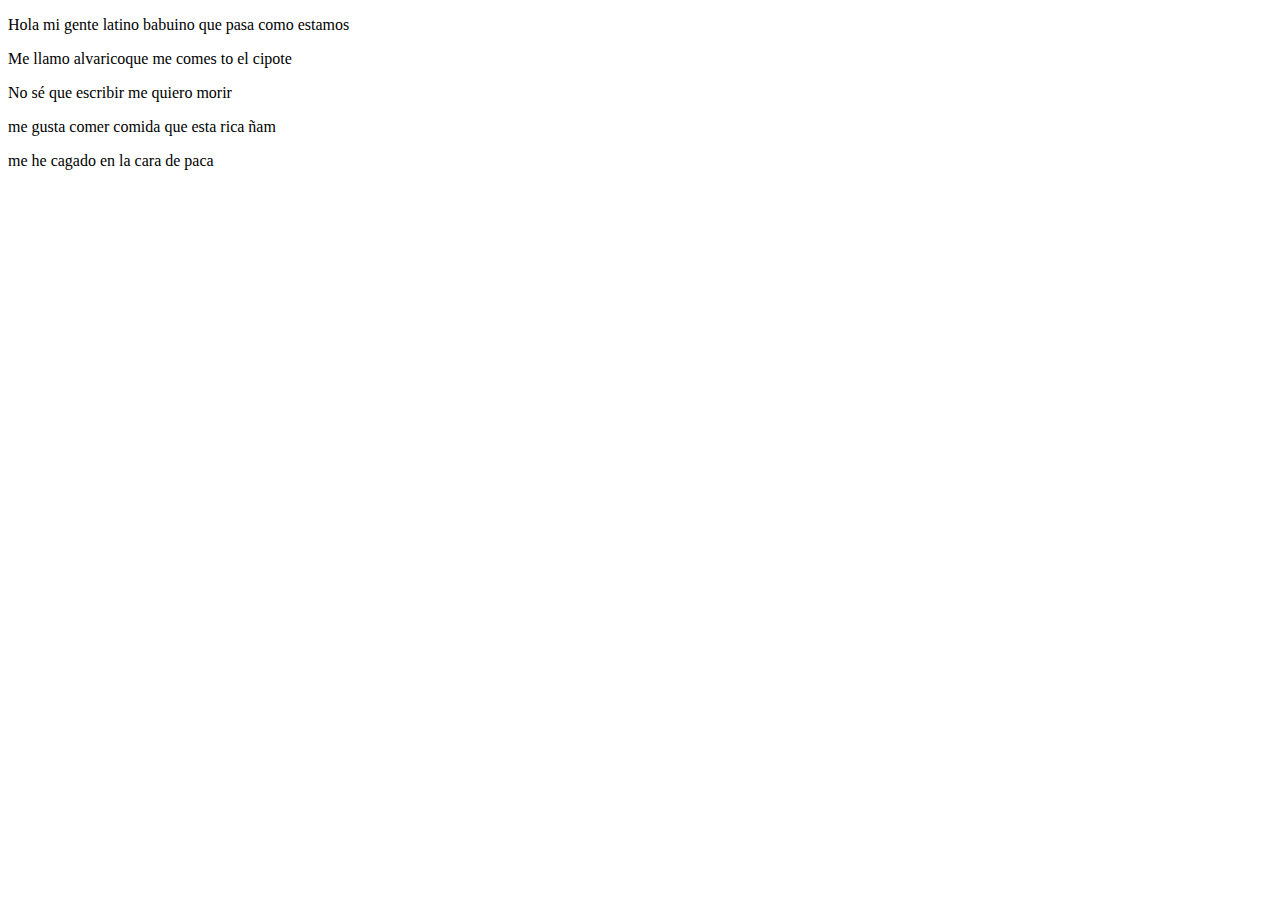
<file: index.html>
<!DOCTYPE html>
<html lang="es">
<head>
    <meta charset="UTF-8">
    <meta name="viewport" content="width=device-width, initial-scale=1.0">
    <title>pestanyas.site</title>
</head>
<body>
<p>Hola mi gente latino babuino que pasa como estamos</p>
<p>Me llamo alvaricoque me comes to el cipote</p>
<p>No sé que escribir me quiero morir</p>
<p>me gusta comer comida que esta rica ñam</p>
<p> me he cagado en la cara de paca</p>
</body>
</html>
</file>
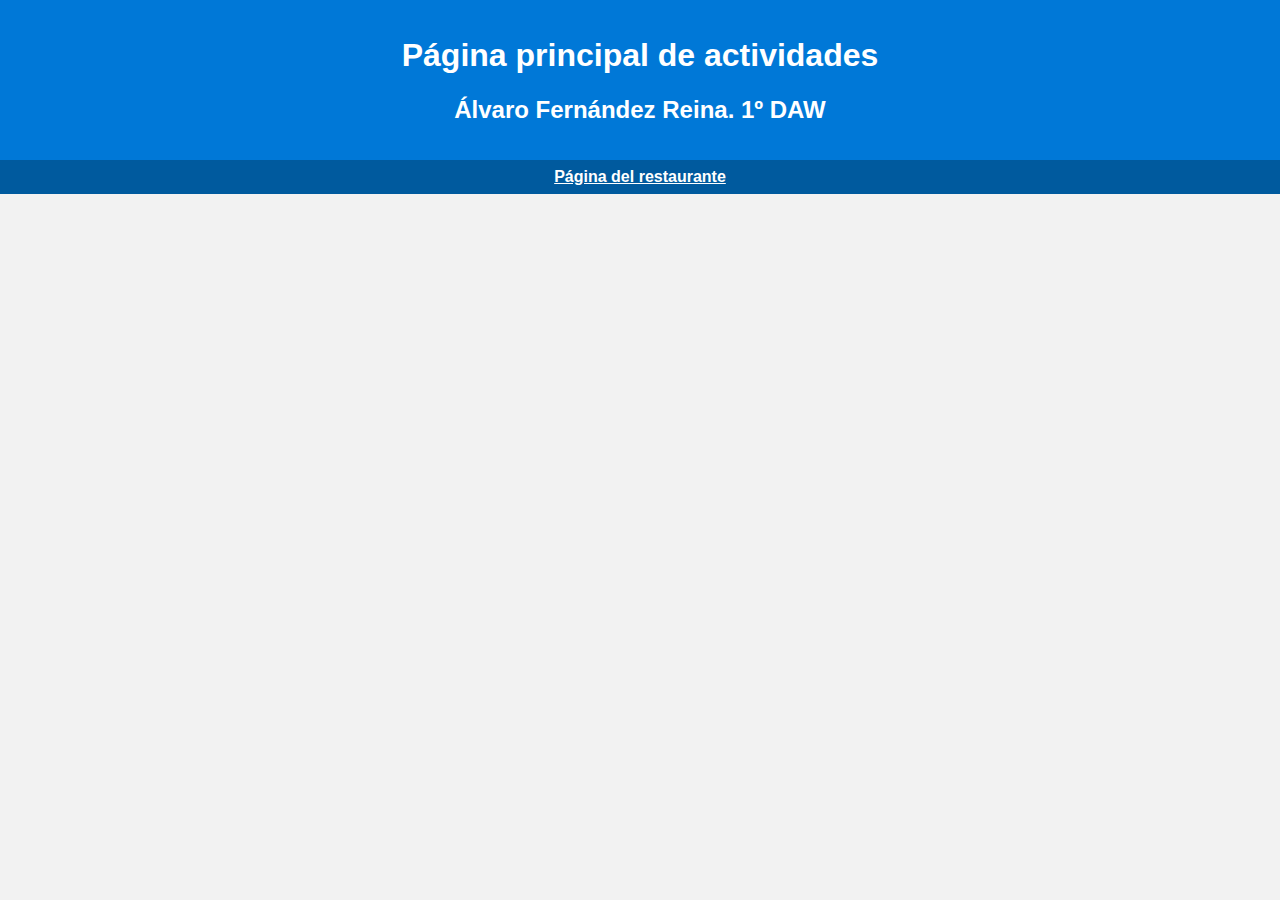
<file: 1DAW_LM_A4_FERNANDEZ_REINA_ALVARO/index.html>
<!DOCTYPE html>
<html lang="es">
<head>
    <meta charset="UTF-8">
    <meta name="viewport" content="width=device-width, initial-scale=1.0">
    <title>Menú principal</title>
    <link rel="stylesheet" type="text/css" href="style.css">
</head>
<body>
    <div class="titulo">
        <h1>Página principal de actividades</h1>
        <h2>Álvaro Fernández Reina. 1º DAW</h2>
    </div>
    <div class="enlaces">
        <a href="./restaurante/index.html">Página del restaurante</a>
    </div>
</body>
</html>
</file>
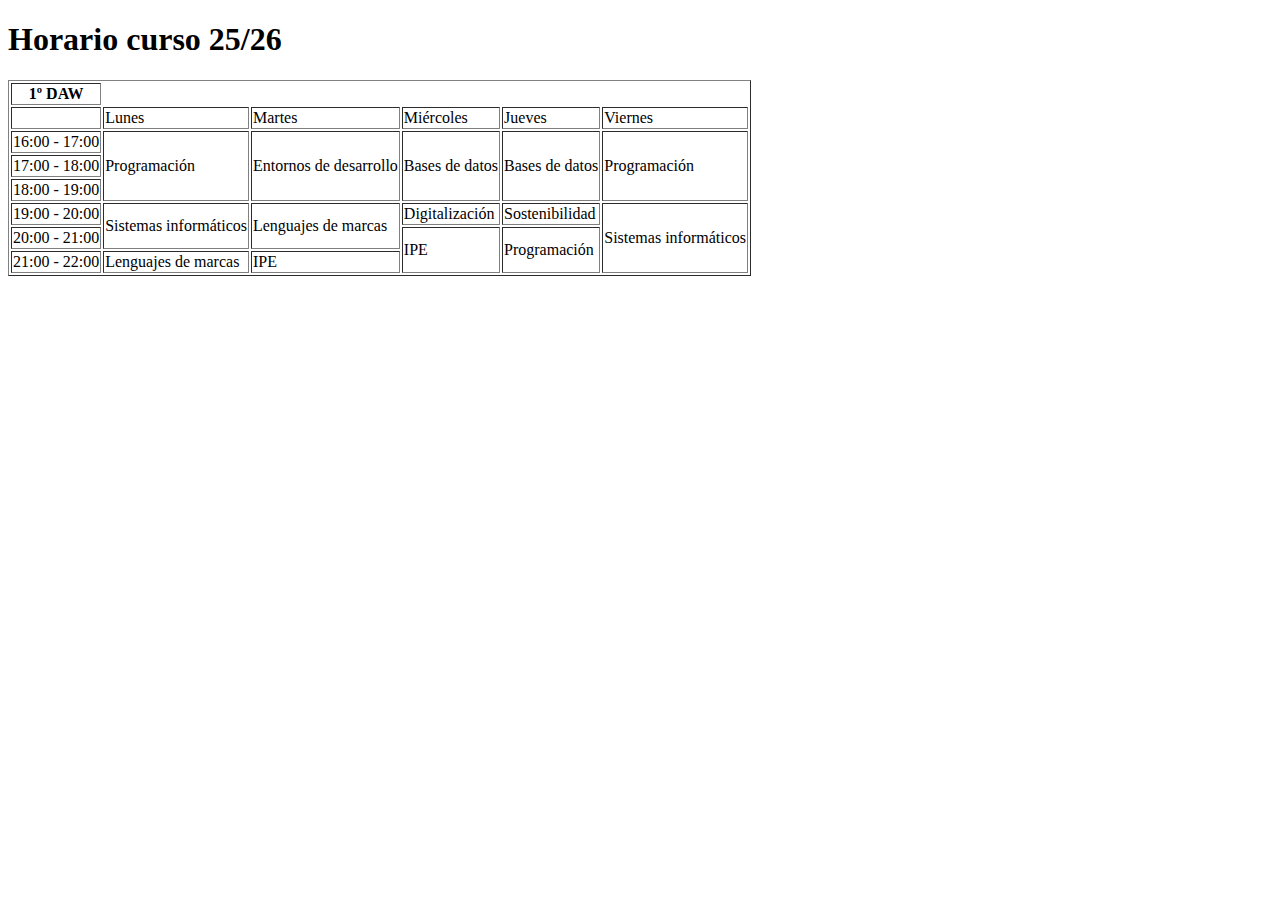
<file: horario/index.html>
<!DOCTYPE html>
<html lang="es">
<head>
    <meta charset="UTF-8">
    <meta name="viewport" content="width=device-width, initial-scale=1.0">
    <title>Horario 1ºDAW</title>
    <link rel="stylesheet" type="text/css" href="style.css">
</head>
<body>
    <h1>Horario curso 25/26</h1>
    <table border="1">
        <th>1º DAW</th>
        <tr>
            <td></td>
            <td>Lunes</td>
            <td>Martes</td>
            <td>Miércoles</td>
            <td>Jueves</td>
            <td>Viernes</td>
        </tr>
        <tr>
            <td>16:00 - 17:00</td>
            <td rowspan="3">Programación</td>
            <td rowspan="3">Entornos de desarrollo</td>
            <td rowspan="3">Bases de datos</td>
            <td rowspan="3">Bases de datos</td>
            <td rowspan="3">Programación</td>
        </tr>
        <tr>
            <td>17:00 - 18:00</td>
        </tr>
        <tr>
            <td>18:00 - 19:00</td>
        </tr>
        <tr>
            <td>19:00 - 20:00</td>
            <td rowspan="2">Sistemas informáticos</td>
            <td rowspan="2">Lenguajes de marcas</td>
            <td>Digitalización</td>
            <td>Sostenibilidad</td>
            <td rowspan="3">Sistemas informáticos</td>
        </tr>
        <tr>
            <td>20:00 - 21:00</td>
            <td rowspan="2">IPE</td>
            <td rowspan="2">Programación</td>
        </tr>
        <tr>
            <td>21:00 - 22:00</td>
            <td>Lenguajes de marcas</td>
            <td>IPE</td>
        </tr>
    </table>
</body>
</html>
</file>
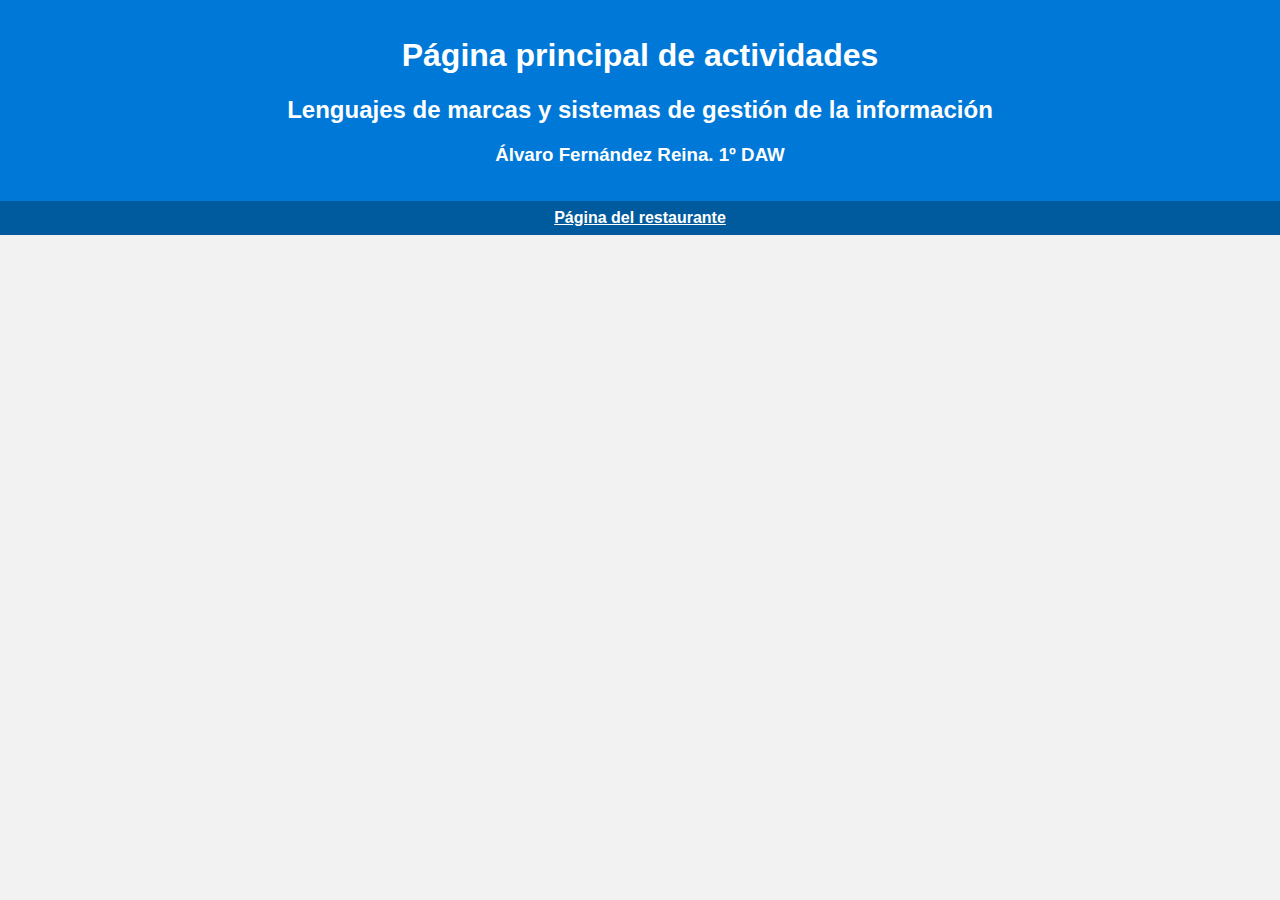
<file: menu_actividades_lm/index.html>
<!DOCTYPE html>
<html lang="es">
<head>
    <meta charset="UTF-8">
    <meta name="viewport" content="width=device-width, initial-scale=1.0">
    <title>Menú principal</title>
    <link rel="stylesheet" type="text/css" href="style.css">
</head>
<body>
    <div class="titulo">
        <h1>Página principal de actividades</h1>
        <h2>Lenguajes de marcas y sistemas de gestión de la información</h2>
        <h3>Álvaro Fernández Reina. 1º DAW</h3>
    </div>
    <div class="enlaces">
        <a href="./restaurante/index.html">Página del restaurante</a>
    </div>
</body>
</html>
</file>
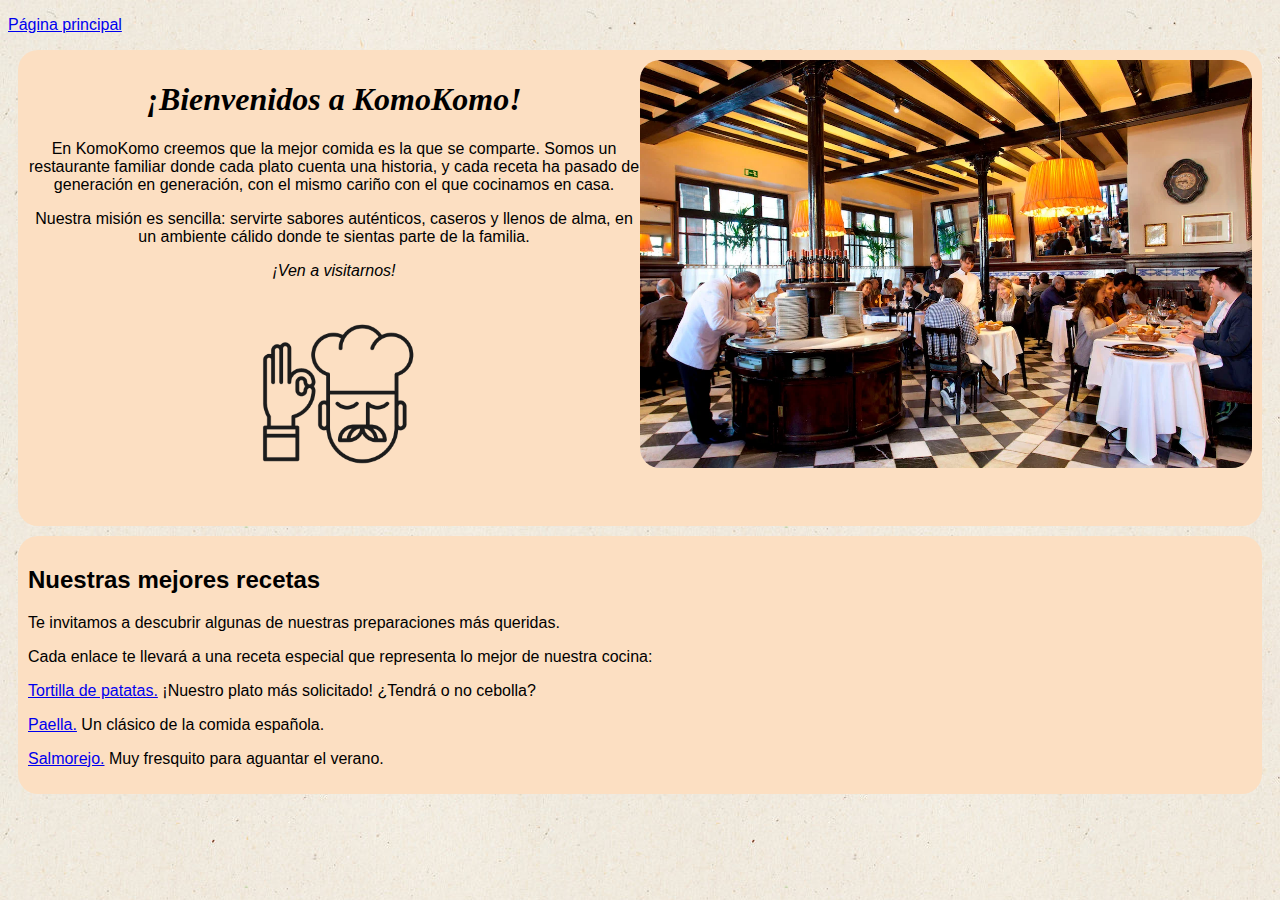
<file: restaurante/index.html>
<!DOCTYPE html>
<html lang="es">

<head>
    <meta charset="UTF-8">
    <meta name="viewport" content="width=device-width, initial-scale=1.0">
    <meta name="description" content="En esta página encontrarás la página principal del restaurante">
    <meta name="keywords" content="html, lenguaje de marcas, código html, etiquetas, restaurante, comida">
    <meta name="author" content="Álvaro Fernández Reina">
    <meta name="generator" content="VSCode">
    <title>KomoKomo</title>
    <link rel="stylesheet" type="text/css" href="style.css">
</head>

<body>
    <p class="enlace"><a href="./../index.html">Página principal</a></p>
    <header>
        <div class="intro">
            <img class="imagenprincipal" src="./imagenes/restaurante.webp">
            <h1 id="titulo">¡Bienvenidos a KomoKomo!</h1>
            <p>
                En KomoKomo creemos que la mejor comida es la que se comparte.
                Somos un restaurante familiar donde cada plato cuenta una
                historia, y cada receta ha pasado de generación en generación,
                con el mismo cariño con el que cocinamos en casa.
            </p>
            <p>
                Nuestra misión es sencilla: servirte sabores auténticos,
                caseros y llenos de alma, en un ambiente cálido donde
                te sientas parte de la familia.
            </p>
            <p>
                <i>¡Ven a visitarnos!</i>
            </p>
            <p>
                <img class="chef" src="./imagenes/chef.png">
            </p>
        </div>
    </header>
    <footer>
        <div class="recetas">
            <h2>Nuestras mejores recetas</h2>
            <p>Te invitamos a descubrir algunas de nuestras preparaciones más queridas.</p>
            <p>Cada enlace te llevará a una receta especial que representa lo mejor de nuestra cocina:</p>

            <p><a href="./tortillapatatas.html">Tortilla de patatas.</a> ¡Nuestro plato más solicitado! ¿Tendrá o no
                cebolla?</p>
            <p><a href="./paella.html">Paella.</a> Un clásico de la comida española.</p>
            <p><a href="./salmorejo.html">Salmorejo.</a> Muy fresquito para aguantar el verano.</p>
        </div>
    </footer>
</body>

</html>
</file>
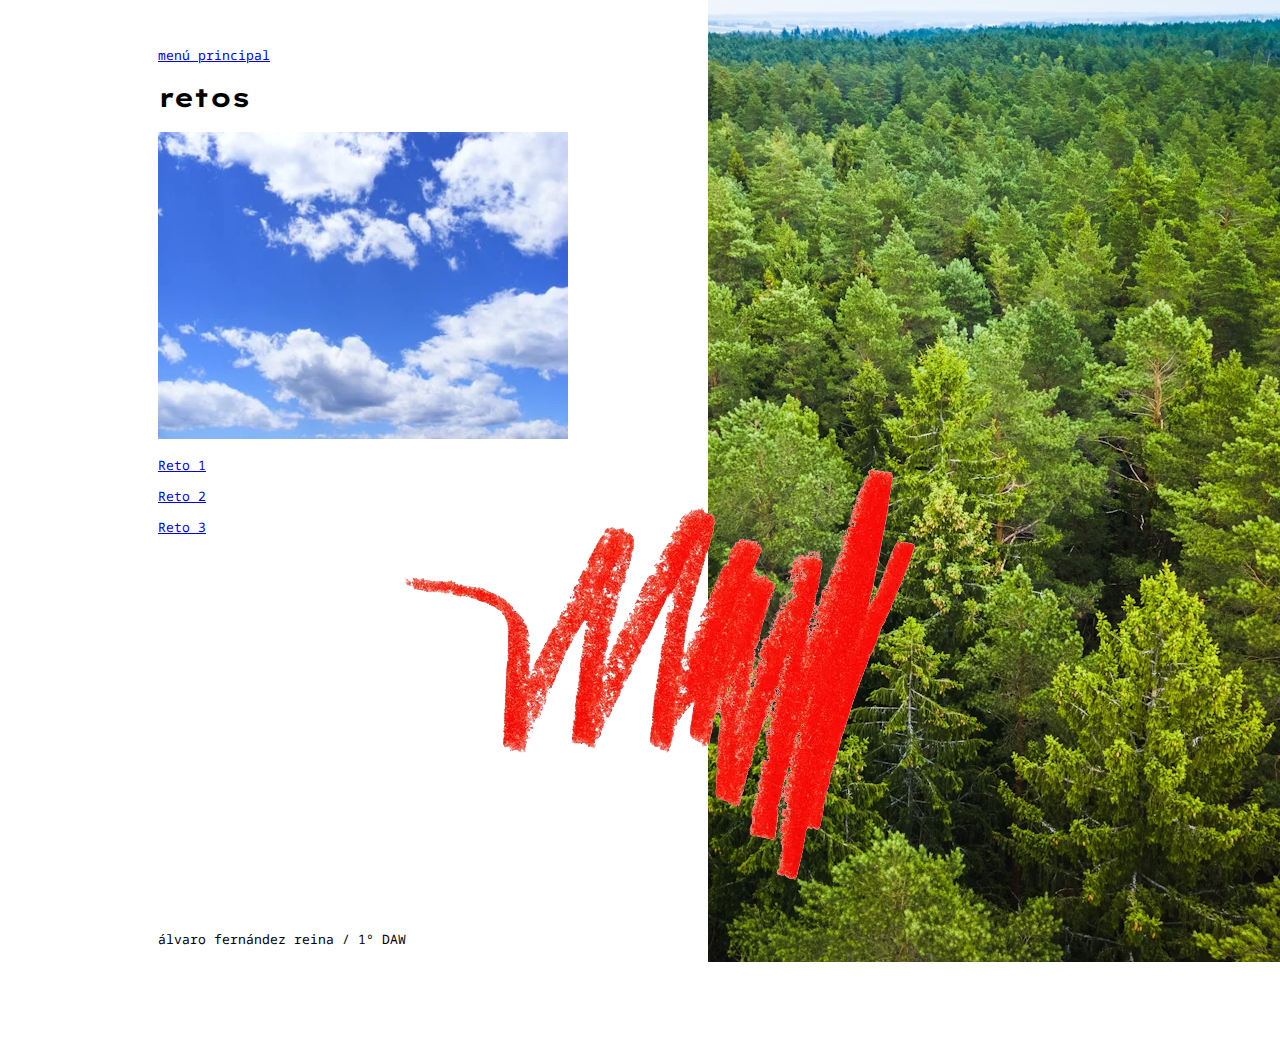
<file: retos/index.html>
<!DOCTYPE html>
<html lang="es">

<head>
    <meta charset="UTF-8">
    <meta name="viewport" content="width=device-width, initial-scale=1.0">
    <title>pestanyas.github.io.retos</title>
    <link rel="stylesheet" type="text/css" href="style.css">
    <link href="https://fonts.googleapis.com/css2?family=Lexend+Giga:wght@100..900&display=swap" rel="stylesheet">
    <link href="https://fonts.googleapis.com/css2?family=Noto+Sans+Mono:wght@100..900&display=swap" rel="stylesheet">
</head>

<body>
    <article>
        <p><a href="../index.html">menú principal</a></p>
        <header>
            <h1>retos</h1>
            <img src="imagenes_menu_retos/cielo.webp" class="cielo">
        </header>
        <p><a href="reto1/index.html">Reto 1</a></p>
        <p><a href="reto2/index.html">Reto 2</a></p>
        <p><a href="reto3/index.html">Reto 3</a></p>
        <img src="imagenes_menu_retos/garabato.png" class="garabato">
        <footer>
            <p>álvaro fernández reina / 1º DAW</p>
        </footer>
    </article>
</body>

</html>
</file>
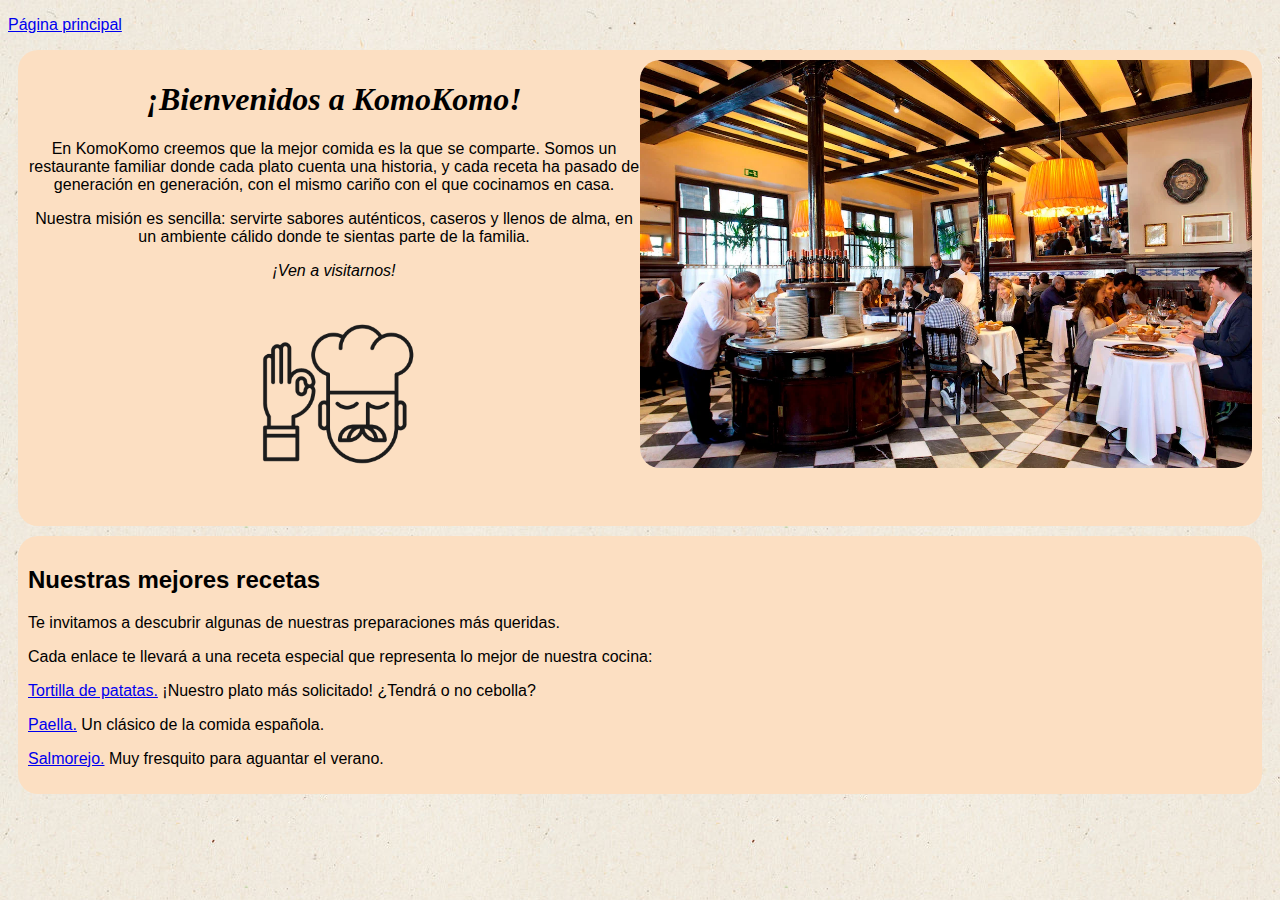
<file: 1DAW_LM_A4_FERNANDEZ_REINA_ALVARO/restaurante/index.html>
<!DOCTYPE html>
<html lang="es">
<head>
    <meta charset="UTF-8">
    <meta name="viewport" content="width=device-width, initial-scale=1.0">
    <title>KomoKomo</title>
    <link rel="stylesheet" type="text/css" href="style.css">
</head>
<body>
    <p class="enlace"><a href="./../index.html">Página principal</a></p>
    <div class="intro">
        <img class="imagenprincipal" src="./imagenes/restaurante.webp">
        <h1 id="titulo">¡Bienvenidos a KomoKomo!</h1>
        <p>
            En KomoKomo creemos que la mejor comida es la que se comparte. 
            Somos un restaurante familiar donde cada plato cuenta una 
            historia, y cada receta ha pasado de generación en generación,
            con el mismo cariño con el que cocinamos en casa. 
        </p>
        <p>
            Nuestra misión es sencilla: servirte sabores auténticos, 
            caseros y llenos de alma, en un ambiente cálido donde 
            te sientas parte de la familia.
        </p>
        <p>
            <i>¡Ven a visitarnos!</i>
        </p>
        <p>
            <img class="chef" src="./imagenes/chef.png">
        </p>
    </div>
    <div>
        <h2>Nuestras mejores recetas</h2>
        <p>Te invitamos a descubrir algunas de nuestras preparaciones más queridas.</p>
        <p>Cada enlace te llevará a una receta especial que representa lo mejor de nuestra cocina:</p>

        <p><a href="./tortillapatatas.html">Tortilla de patatas.</a> ¡Nuestro plato más solicitado! ¿Tendrá o no cebolla?</p>
        <p><a href="./paella.html">Paella.</a> Un clásico de la comida española.</p>
        <p><a href="./salmorejo.html">Salmorejo.</a> Muy fresquito para aguantar el verano.</p>
        </div>
</body>
</html>
</file>
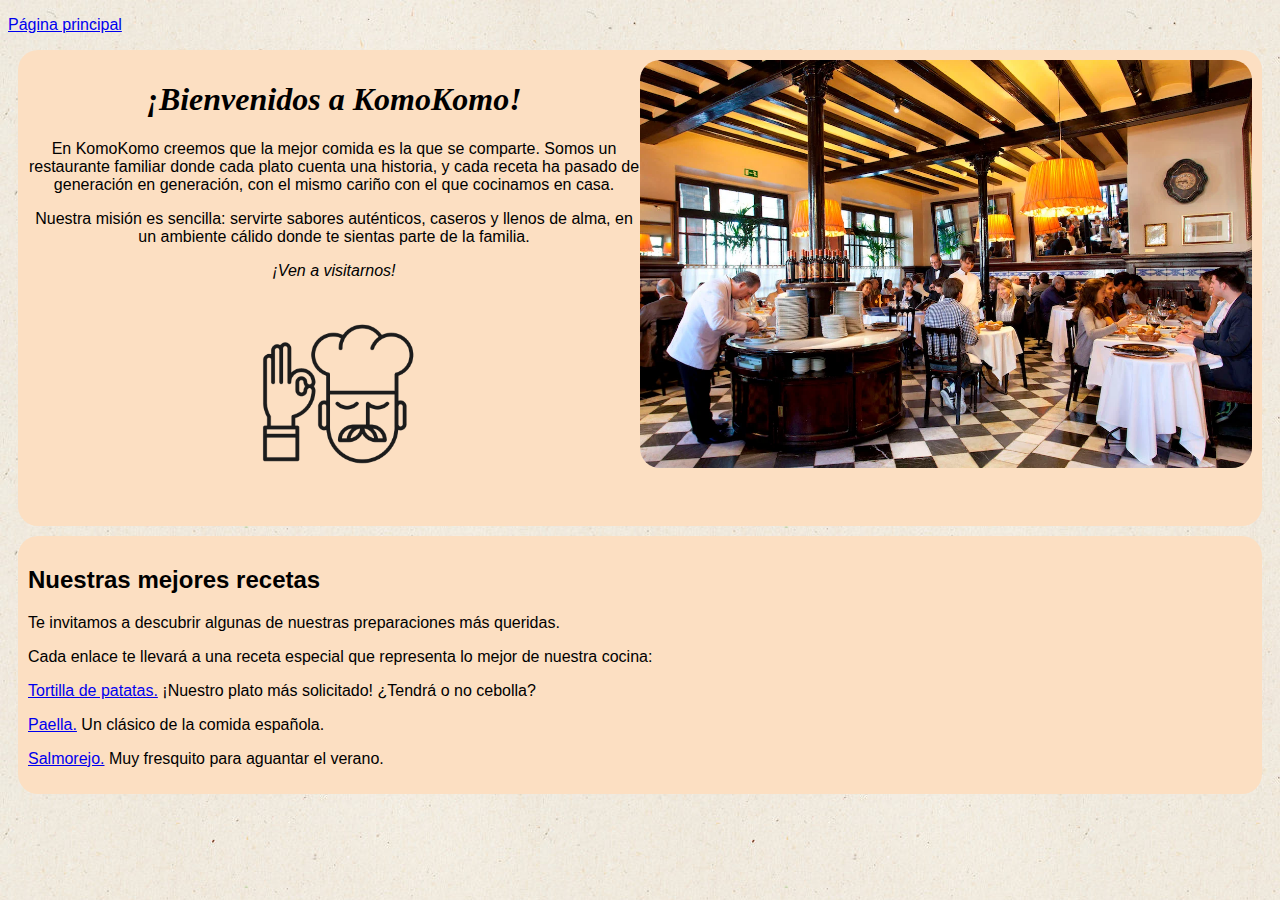
<file: menu_actividades_lm/restaurante/index.html>
<!DOCTYPE html>
<html lang="es">
<head>
    <meta charset="UTF-8">
    <meta name="viewport" content="width=device-width, initial-scale=1.0">
    <title>KomoKomo</title>
    <link rel="stylesheet" type="text/css" href="style.css">
</head>
<body>
    <p class="enlace"><a href="./../index.html">Página principal</a></p>
    <div class="intro">
        <img class="imagenprincipal" src="./imagenes/restaurante.webp">
        <h1 id="titulo">¡Bienvenidos a KomoKomo!</h1>
        <p>
            En KomoKomo creemos que la mejor comida es la que se comparte. 
            Somos un restaurante familiar donde cada plato cuenta una 
            historia, y cada receta ha pasado de generación en generación,
            con el mismo cariño con el que cocinamos en casa. 
        </p>
        <p>
            Nuestra misión es sencilla: servirte sabores auténticos, 
            caseros y llenos de alma, en un ambiente cálido donde 
            te sientas parte de la familia.
        </p>
        <p>
            <i>¡Ven a visitarnos!</i>
        </p>
        <p>
            <img class="chef" src="./imagenes/chef.png">
        </p>
    </div>
    <div>
        <h2>Nuestras mejores recetas</h2>
        <p>Te invitamos a descubrir algunas de nuestras preparaciones más queridas.</p>
        <p>Cada enlace te llevará a una receta especial que representa lo mejor de nuestra cocina:</p>

        <p><a href="./tortillapatatas.html">Tortilla de patatas.</a> ¡Nuestro plato más solicitado! ¿Tendrá o no cebolla?</p>
        <p><a href="./paella.html">Paella.</a> Un clásico de la comida española.</p>
        <p><a href="./salmorejo.html">Salmorejo.</a> Muy fresquito para aguantar el verano.</p>
    </div>
</body>
</html>
</file>
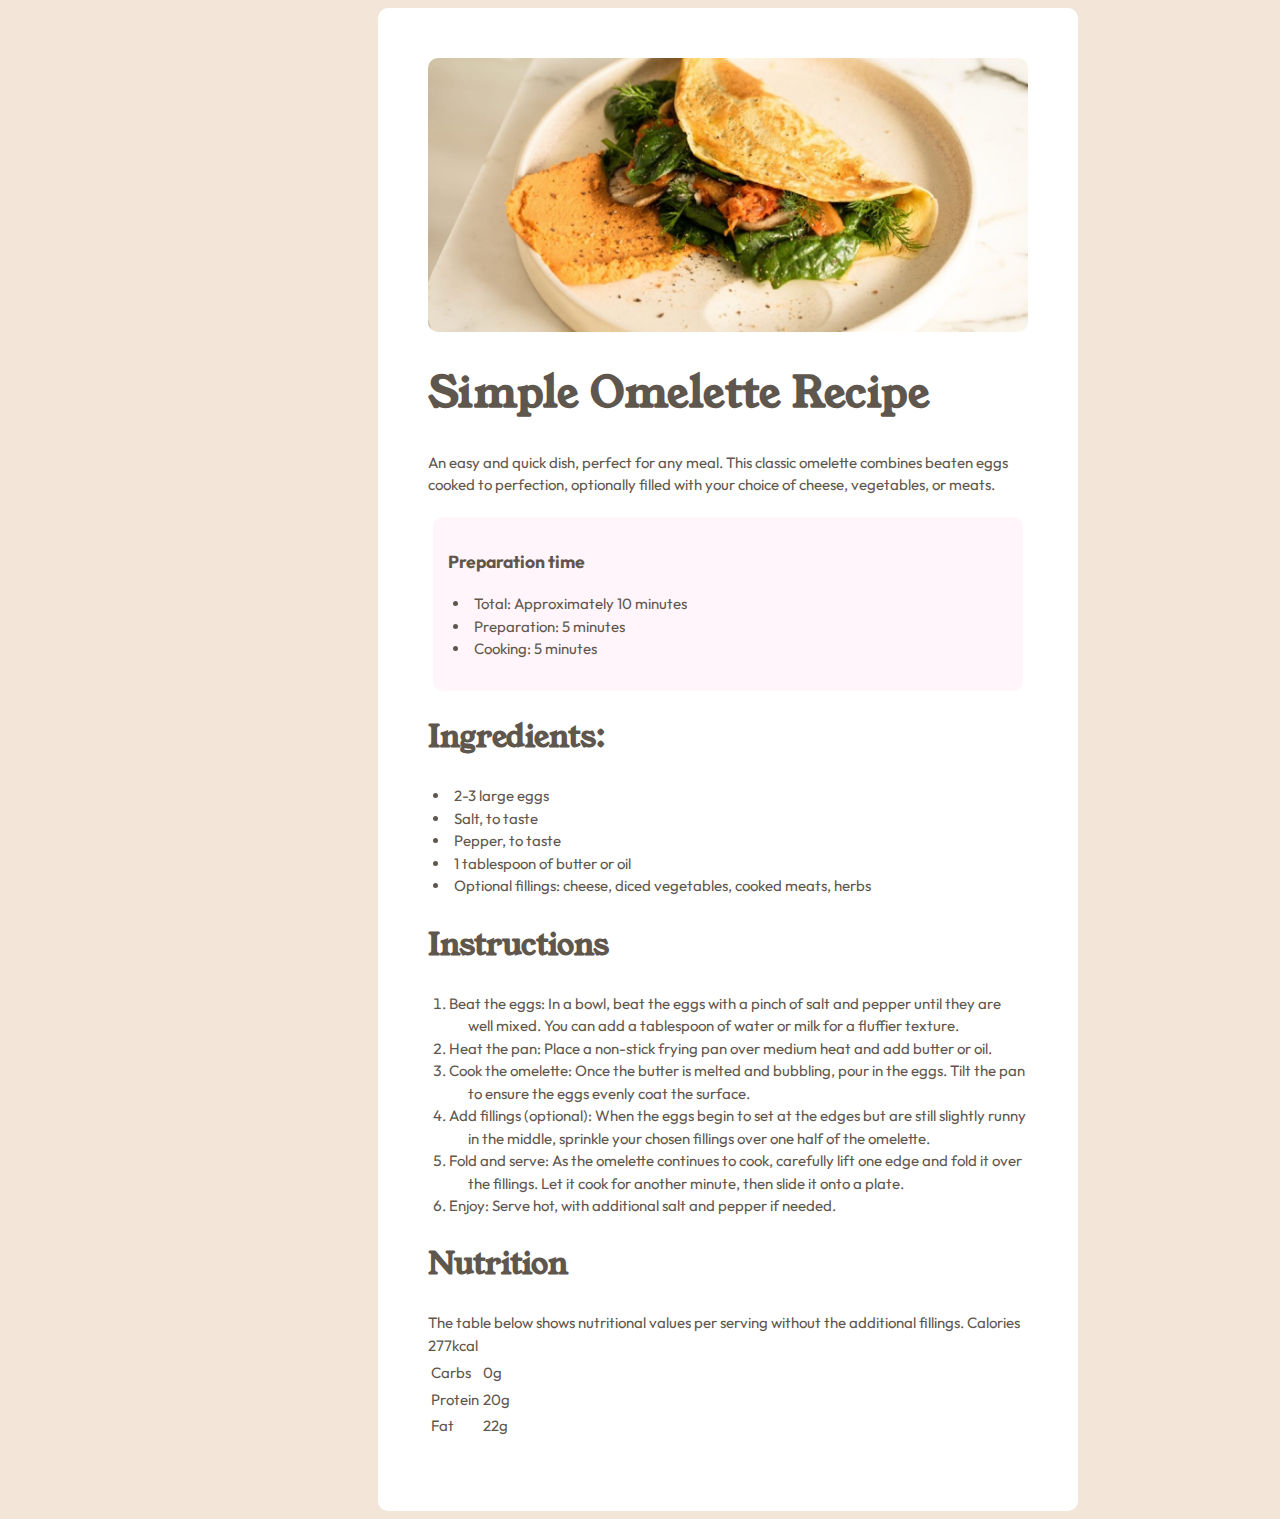
<file: retos/reto1/index.html>
<!DOCTYPE html>
<html lang="es">

<head>
  <meta charset="UTF-8">
  <meta name="viewport" content="width=device-width, initial-scale=1.0">
  <!-- displays site properly based on user's device -->
  <!-- muestra el favicon de la pagina web que es la imagen que aparece en la pestaña del navegador -->
  <link rel="icon" type="image/png" sizes="32x32" href="./recursos/images/favicon-32x32.png">
  <link rel="stylesheet" type="text/css" href="estilo.css">
  <title>Recipe page</title>

</head>

<body>
  <div class="cajaGeneral">
    <img src="recursos/images/image-omelette.jpeg" class="tortilla">
    <div class="intro">
      <h1>Simple Omelette Recipe</h1>
      An easy and quick dish, perfect for any meal. This classic omelette combines beaten eggs cooked
      to perfection, optionally filled with your choice of cheese, vegetables, or meats.
    </div>
    <div class="preparacion">
      <h3>Preparation time</h3>
      <ul>
        <li>Total: Approximately 10 minutes</li>
        <li>Preparation: 5 minutes</li>
        <li>Cooking: 5 minutes</li>
      </ul>
    </div>
    <div class="ingredientes">
      <h2>Ingredients:</h2>
      <ul>
        <li>2-3 large eggs</li>
        <li>Salt, to taste</li>
        <li>Pepper, to taste</li>
        <li>1 tablespoon of butter or oil</li>
        <li>Optional fillings: cheese, diced vegetables, cooked meats, herbs</li>
      </ul>
    </div>
    <div class="intrucciones">
      <h2>Instructions</h2>
      <ol>
        <li>Beat the eggs: In a bowl, beat the eggs with a pinch of salt and pepper until they are well mixed.
          You can add a tablespoon of water or milk for a fluffier texture.</li>
        <li>Heat the pan: Place a non-stick frying pan over medium heat and add butter or oil.</li>
        <li>Cook the omelette: Once the butter is melted and bubbling, pour in the eggs. Tilt the pan to ensure
          the eggs evenly coat the surface.</li>
        <li>Add fillings (optional): When the eggs begin to set at the edges but are still slightly runny in the
          middle, sprinkle your chosen fillings over one half of the omelette.</li>
        <li>Fold and serve: As the omelette continues to cook, carefully lift one edge and fold it over the
          fillings. Let it cook for another minute, then slide it onto a plate.</li>
        <li>Enjoy: Serve hot, with additional salt and pepper if needed.</li>
      </ol>
    </div>
    <div>
      <h2>Nutrition</h2>
      The table below shows nutritional values per serving without the additional fillings.
      <table>
        <tr>
          Calories
          277kcal
        </tr>
        <tr>
          <td>Carbs</td>
          <td>0g</td>
        </tr>
        <tr>
          <td>Protein</td>
          <td>20g</td>
        </tr>
        <tr>
          <td>Fat</td>
          <td>22g</td>
        </tr>
      </table>
    </div>
  </div>
</body>

</html>
</file>
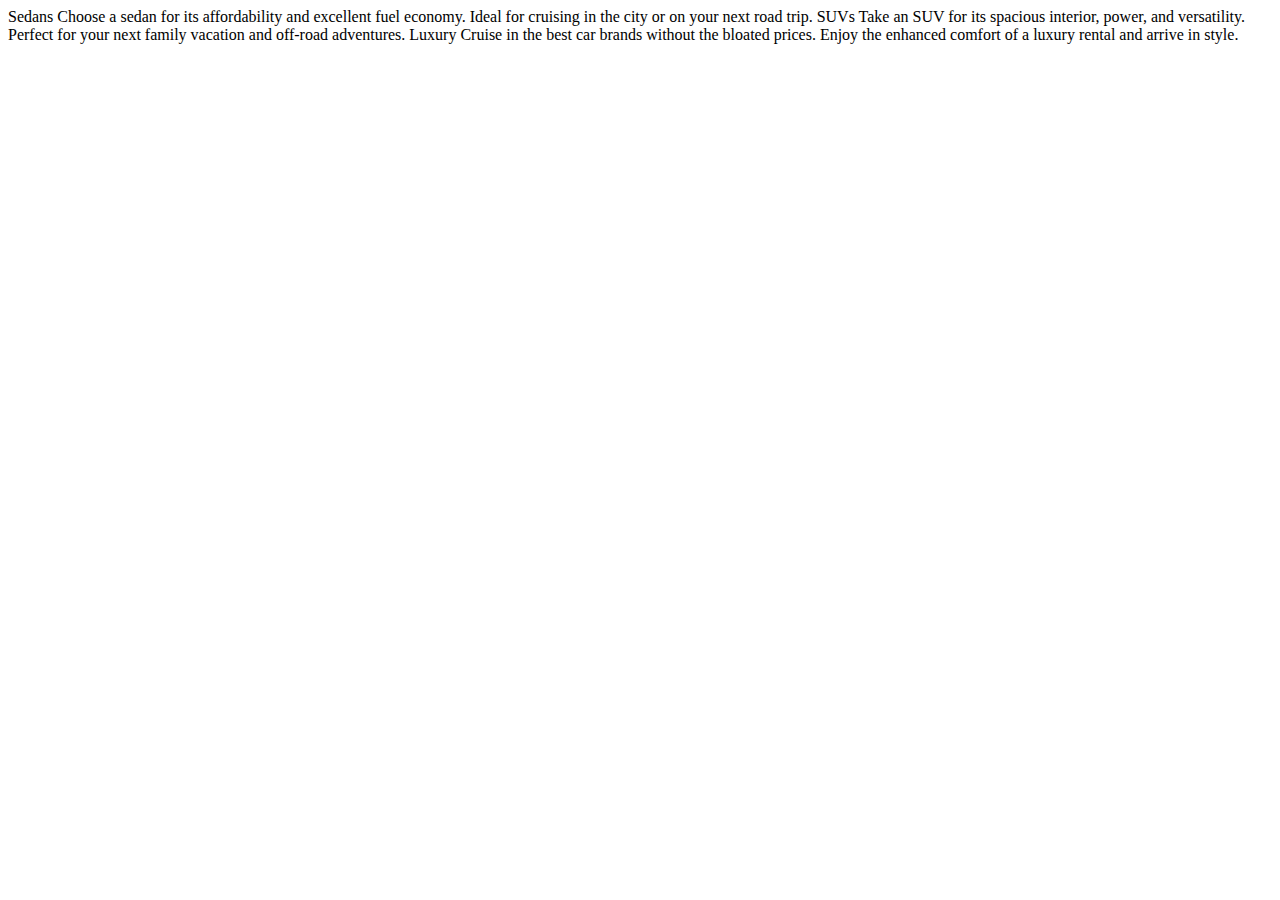
<file: retos/reto2/index.html>
<!DOCTYPE html>
<html lang="es">
<head>
  <meta charset="UTF-8">
  <meta name="viewport" content="width=device-width, initial-scale=1.0"> <!-- displays site properly based on user's device -->

  <link rel="icon" type="image/png" sizes="32x32" href="./images/favicon-32x32.png">
  
  <title>Frontend Mentor | 3-column preview card component</title>

  <!-- Feel free to remove these styles or customise in your own stylesheet 👍 -->
  
</head>
<body>
  
  Sedans
  Choose a sedan for its affordability and excellent fuel economy. Ideal for cruising in the city 
  or on your next road trip.

  SUVs
  Take an SUV for its spacious interior, power, and versatility. Perfect for your next family vacation 
  and off-road adventures.

  Luxury
  Cruise in the best car brands without the bloated prices. Enjoy the enhanced comfort of a luxury 
  rental and arrive in style.
  
 
</body>
</html>
</file>
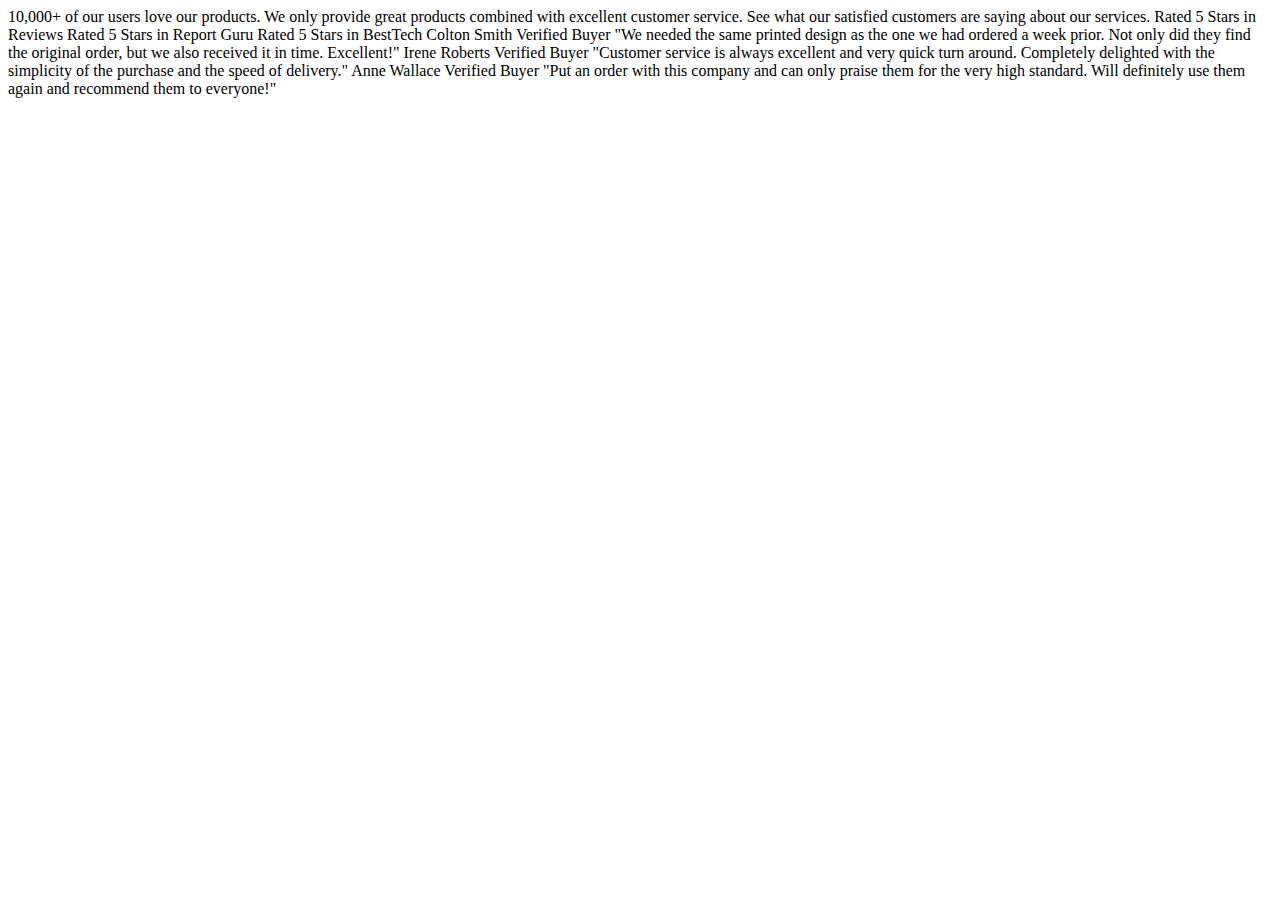
<file: retos/reto3/index.html>
<!DOCTYPE html>
<html lang="es">
  <head>
    <meta charset="UTF-8" />
    <meta name="viewport" content="width=device-width, initial-scale=1.0" />
    <!-- displays site properly based on user's device -->

    <link
      rel="icon"
      type="image/png"
      sizes="32x32"
      href="./images/favicon-32x32.png"
    />

    <title>Frontend Mentor | Social proof section</title>

    
  </head>
  <body>
    10,000+ of our users love our products.

    We only provide great products combined with excellent customer service.
    See what our satisfied customers are saying about our services.
    
    Rated 5 Stars in Reviews
    Rated 5 Stars in Report Guru
    Rated 5 Stars in BestTech
    
    Colton Smith 
    Verified Buyer
    "We needed the same printed design as the one we had ordered a week prior.
    Not only did they find the original order, but we also received it in time.
    Excellent!"
    
    Irene Roberts 
    Verified Buyer
    "Customer service is always excellent and very quick turn around. Completely
    delighted with the simplicity of the purchase and the speed of delivery."
    
    Anne Wallace 
    Verified Buyer
    "Put an order with this company and can only praise them for the very high
    standard. Will definitely use them again and recommend them to everyone!"

   
  </body>
</html>
</file>
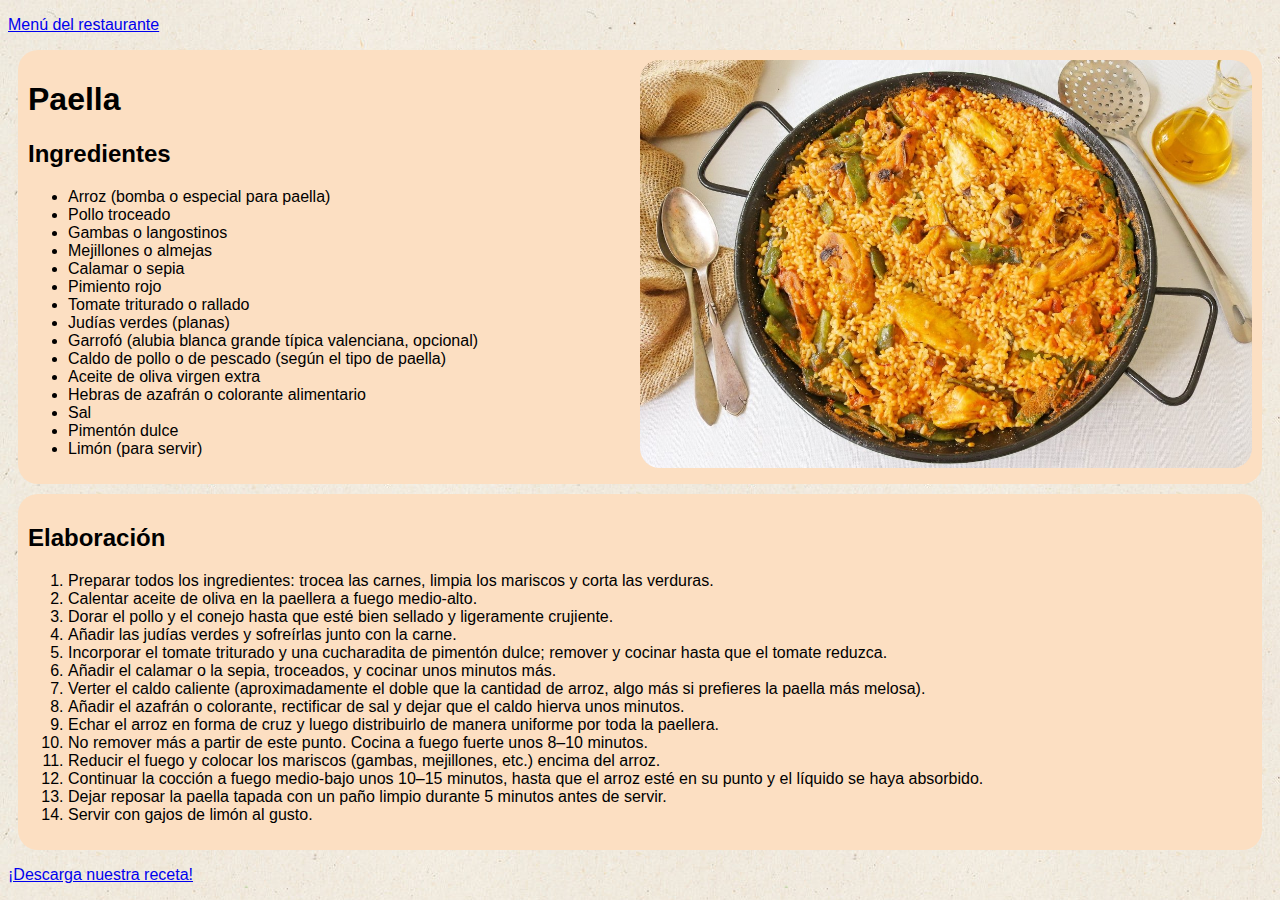
<file: restaurante/paella.html>
<!DOCTYPE html>
<html lang="es">

<head>
    <meta charset="UTF-8">
    <meta name="viewport" content="width=device-width, initial-scale=1.0">
    <meta name="description" content="En esta página encontrarás la página que explica la receta de la paella">
    <meta name="keywords" content="html, lenguaje de marcas, código html, etiquetas, restaurante, paella">
    <meta name="author" content="Álvaro Fernández Reina">
    <meta name="generator" content="VSCode">
    <title>KomoKomo</title>
    <link rel="stylesheet" type="text/css" href="style.css">
</head>

<body background="./imagenes/fondo.jpg">
    <p class="enlace"><a href="index.html">Menú del restaurante</a></p>
    <header>
        <div class="ingredientes">
            <img class="imagenprincipal" width="500px" src="./imagenes/paella.jpg">
            <h1>Paella</h1>
            <h2> Ingredientes</h2>
            <ul type="disc">
                <li>Arroz (bomba o especial para paella)</li>
                <li>Pollo troceado</li>
                <li>Gambas o langostinos</li>
                <li>Mejillones o almejas</li>
                <li>Calamar o sepia</li>
                <li>Pimiento rojo</li>
                <li>Tomate triturado o rallado</li>
                <li>Judías verdes (planas)</li>
                <li>Garrofó (alubia blanca grande típica valenciana, opcional)</li>
                <li>Caldo de pollo o de pescado (según el tipo de paella)</li>
                <li>Aceite de oliva virgen extra</li>
                <li>Hebras de azafrán o colorante alimentario</li>
                <li>Sal</li>
                <li>Pimentón dulce</li>
                <li>Limón (para servir)</li>
            </ul>
        </div>
    </header>
    <footer>
        <div class="elaboracion">
            <h2>Elaboración</h2>
            <ol>
                <li>Preparar todos los ingredientes: trocea las carnes, limpia los mariscos y corta las verduras.</li>
                <li>Calentar aceite de oliva en la paellera a fuego medio-alto.</li>
                <li>Dorar el pollo y el conejo hasta que esté bien sellado y ligeramente crujiente.</li>
                <li>Añadir las judías verdes y sofreírlas junto con la carne.</li>
                <li>Incorporar el tomate triturado y una cucharadita de pimentón dulce; remover y cocinar hasta que el
                    tomate reduzca.</li>
                <li>Añadir el calamar o la sepia, troceados, y cocinar unos minutos más.</li>
                <li>Verter el caldo caliente (aproximadamente el doble que la cantidad de arroz, algo más si prefieres
                    la
                    paella más melosa).</li>
                <li>Añadir el azafrán o colorante, rectificar de sal y dejar que el caldo hierva unos minutos.</li>
                <li>Echar el arroz en forma de cruz y luego distribuirlo de manera uniforme por toda la paellera.</li>
                <li>No remover más a partir de este punto. Cocina a fuego fuerte unos 8–10 minutos.</li>
                <li>Reducir el fuego y colocar los mariscos (gambas, mejillones, etc.) encima del arroz.</li>
                <li>Continuar la cocción a fuego medio-bajo unos 10–15 minutos, hasta que el arroz esté en su punto y el
                    líquido se haya absorbido.</li>
                <li>Dejar reposar la paella tapada con un paño limpio durante 5 minutos antes de servir.</li>
                <li>Servir con gajos de limón al gusto.</li>
            </ol>
        </div>
        <p><a href="./pdf/paella.pdf">¡Descarga nuestra receta!</a></p>
    </footer>

</body>

</html>
</file>
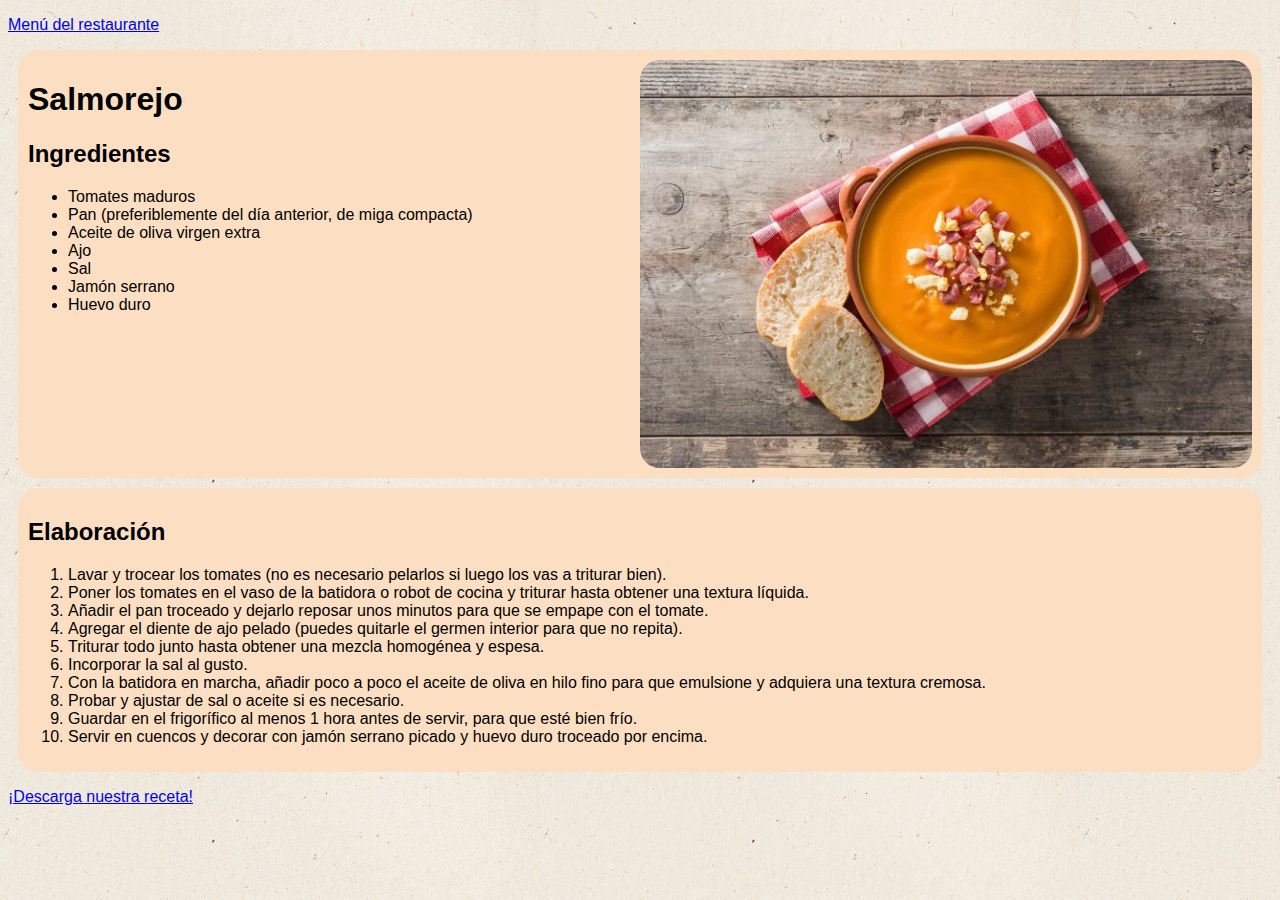
<file: restaurante/salmorejo.html>
<!DOCTYPE html>
<html lang="es">

<head>
    <meta charset="UTF-8">
    <meta name="viewport" content="width=device-width, initial-scale=1.0">
    <meta name="description" content="En esta página encontrarás la página que explica la receta del salmorejo">
    <meta name="keywords" content="html, lenguaje de marcas, código html, etiquetas, restaurante, salmorejo">
    <meta name="author" content="Álvaro Fernández Reina">
    <meta name="generator" content="VSCode">
    <title>KomoKomo</title>
    <link rel="stylesheet" type="text/css" href="style.css">
</head>

<body background="./imagenes/fondo.jpg">
    <p class="enlace"><a href="index.html">Menú del restaurante</a></p>
    <header>
        <div class="ingredientes">
            <img class="imagenprincipal" width="500px" src="./imagenes/salmorejo.jpg">
            <h1>Salmorejo</h1>
            <h2> Ingredientes</h2>
            <ul type="disc">
                <li>Tomates maduros</li>
                <li>Pan (preferiblemente del día anterior, de miga compacta)</li>
                <li>Aceite de oliva virgen extra</li>
                <li>Ajo</li>
                <li>Sal</li>
                <li>Jamón serrano</li>
                <li>Huevo duro</li>
            </ul>
        </div>
    </header>
    <footer>
        <div class="elaboracion">
            <h2>Elaboración</h2>
            <ol>
                <li>Lavar y trocear los tomates (no es necesario pelarlos si luego los vas a triturar bien).</li>
                <li>Poner los tomates en el vaso de la batidora o robot de cocina y triturar hasta obtener una textura
                    líquida.</li>
                <li>Añadir el pan troceado y dejarlo reposar unos minutos para que se empape con el tomate.</li>
                <li>Agregar el diente de ajo pelado (puedes quitarle el germen interior para que no repita).</li>
                <li>Triturar todo junto hasta obtener una mezcla homogénea y espesa.</li>
                <li>Incorporar la sal al gusto.</li>
                <li>Con la batidora en marcha, añadir poco a poco el aceite de oliva en hilo fino para que emulsione y
                    adquiera una textura cremosa.</li>
                <li>Probar y ajustar de sal o aceite si es necesario.</li>
                <li>Guardar en el frigorífico al menos 1 hora antes de servir, para que esté bien frío.</li>
                <li>Servir en cuencos y decorar con jamón serrano picado y huevo duro troceado por encima.</li>
            </ol>
        </div>
        <p><a href="./pdf/salmorejo.pdf">¡Descarga nuestra receta!</a></p>
    </footer>

</body>

</html>
</file>
<file: 1DAW_LM_A4_FERNANDEZ_REINA_ALVARO/style.css>
/* He copiado el estilo del ejemplo que se subió */
body{
    font-family: Arial, sans-serif;
    background-color: #f2f2f2;
    margin: 0;
    padding: 0;
}

.titulo{
    background-color: #0078D7;
    color: white;
    text-align: center;
    padding: 1rem;
}

.enlaces{
    background-color: #005a9e;
    text-align: center;
    padding: 0.5rem;
}

a{
    color: white;
    margin: 0 15px;
    font-weight: bold;
}
</file>
<file: horario/style.css>
table{
    align-items: center;
}
</file>
<file: menu_actividades_lm/style.css>
/* He copiado el estilo del ejemplo que se subió */
body{
    font-family: Arial, sans-serif;
    background-color: #f2f2f2;
    margin: 0;
    padding: 0;
}

.titulo{
    background-color: #0078D7;
    color: white;
    text-align: center;
    padding: 1rem;
}

.enlaces{
    background-color: #005a9e;
    text-align: center;
    padding: 0.5rem;
}

a{
    color: white;
    margin: 0 15px;
    font-weight: bold;
}
</file>
<file: restaurante/style.css>
body {
    background-image: url(imagenes/fondo.jpg);
    /* https://www.w3schools.com/css/css_background_image.asp */
    font-family: Arial, Helvetica, sans-serif;
}

.imagenprincipal {
    height: 50%;
    /* https://www.w3schools.com/css/css_dimension.asp */
    width: 50%;
    float: right;
    /* https://www.w3schools.com/css/css_float.asp */
    border-radius: 20px;
    /* https://www.w3schools.com/css/css3_images.asp */
}

.chef {
    height: 200px;
    width: 200px;
}

div {
    border-style: hidden;
    border-radius: 20px;
    margin: 10px 10px 10px 10px;
    padding: 10px 10px 10px 10px;
    background-color: #FCDFC2;
}

.intro {
    text-align: center;
}

.intro::after {
    /* https://www.w3schools.com/css/css_float_clear.asp */
    content: "";
    clear: both;
    display: table;
}

.ingredientes {
    text-align: left;
}

.ingredientes::after {
    content: "";
    clear: both;
    display: table;
}

#titulo {
    font-family: cursive;
    font-style: oblique;
}
</file>
<file: retos/style.css>
article {
  width: 500px;
  background-color: white;
  border: 1px white;
  padding: 50px;
  margin: 50px;
  margin-top: -25px;
  margin-left: 100px;
  font-size: small;
}

body {
  background-image: url(imagenes_menu_retos/fondo.jpeg);
  background-repeat: no-repeat;
  background-position: right;
  background-attachment: fixed;
}

h1 {
  font-family: "Lexend Giga";
}

p {
  font-family: "Noto Sans Mono";
}

.cielo {
  width: 410px;
}

.garabato {
  margin-left: 210px;
  margin-top: -130px;
}
</file>
<file: 1DAW_LM_A4_FERNANDEZ_REINA_ALVARO/restaurante/style.css>
body {
    background-image: url(imagenes/fondo.jpg); /* https://www.w3schools.com/css/css_background_image.asp */
    font-family: Arial, Helvetica, sans-serif; 
}

.imagenprincipal{
    height: 50%; /* https://www.w3schools.com/css/css_dimension.asp */
    width: 50%;
    float: right; /* https://www.w3schools.com/css/css_float.asp */
    border-radius: 20px; /* https://www.w3schools.com/css/css3_images.asp */
}

.chef{
    height: 200px;
    width: 200px;
}

div{
    border-style: hidden;
    border-radius: 20px;
    margin: 10px 10px 10px 10px;
    padding: 10px 10px 10px 10px;
    background-color: #FCDFC2;
}

.intro{
    text-align: center;
}

.intro::after{ /* https://www.w3schools.com/css/css_float_clear.asp */
    content: "";
    clear: both;
    display: table;
}

.ingredientes{
    text-align: left;
}

.ingredientes::after{
    content: "";
    clear: both;
    display: table;
}

#titulo{
    font-family: cursive;
    font-style: oblique;
}
</file>
<file: menu_actividades_lm/restaurante/style.css>
body {
    background-image: url(imagenes/fondo.jpg); /* https://www.w3schools.com/css/css_background_image.asp */
    font-family: Arial, Helvetica, sans-serif; 
}

.imagenprincipal{
    height: 50%; /* https://www.w3schools.com/css/css_dimension.asp */
    width: 50%;
    float: right; /* https://www.w3schools.com/css/css_float.asp */
    border-radius: 20px; /* https://www.w3schools.com/css/css3_images.asp */
}

.chef{
    height: 200px;
    width: 200px;
}

div{
    border-style: hidden;
    border-radius: 20px;
    margin: 10px 10px 10px 10px;
    padding: 10px 10px 10px 10px;
    background-color: #FCDFC2;
}

.intro{
    text-align: center;
}

.intro::after{ /* https://www.w3schools.com/css/css_float_clear.asp */
    content: "";
    clear: both;
    display: table;
}

.ingredientes{
    text-align: left;
}

.ingredientes::after{
    content: "";
    clear: both;
    display: table;
}

#titulo{
    font-family: cursive;
    font-style: oblique;
}
</file>
<file: retos/reto1/estilo.css>
@font-face {
    font-family: YoungSerif;
    src: url(./recursos/fonts/young-serif/YoungSerif-Regular.ttf) format(truetype);
}

@font-face {
    font-family: Outfit;
    src: url(./recursos/fonts/outfit/Outfit-VariableFont_wght.ttf) format(truetype);
}

body {
    background-color: hsl(30, 54%, 90%);
    width: 1440px;
    font-size: 15px;
    font-family: Outfit;
    color: hsl(30, 10%, 34%);
}

h1 {
    font-size: 42px;
}

h2 {
    font-size: large;
}

.cajaGeneral {
    background-color: hsl(0, 0%, 100%);
    width: 600px;
    border-radius: 10px;
    padding: 50px;
    margin: auto;
}

div {
    width: auto;
    padding: 0px;
    margin-bottom: 20px;
    line-height: 1.5;
}

.preparacion {
    background-color: hsl(330, 100%, 98%);
    border-radius: 10px;
    width: 560px;
    padding: 15px;
    margin: auto;
}

img {
    width: 600px;
    display: block;
    border-radius: 10px;
    margin-left: auto;
    margin-right: auto;
}

h1 {
    font-family: YoungSerif;
}

h2 {
    font-family: YoungSerif;
    font-size: 30px;
}

ul{
    list-style-position: inside;
    text-indent: -35px;
}

ol{
    list-style-position: inside;
    text-indent: -35px;
}
</file>
